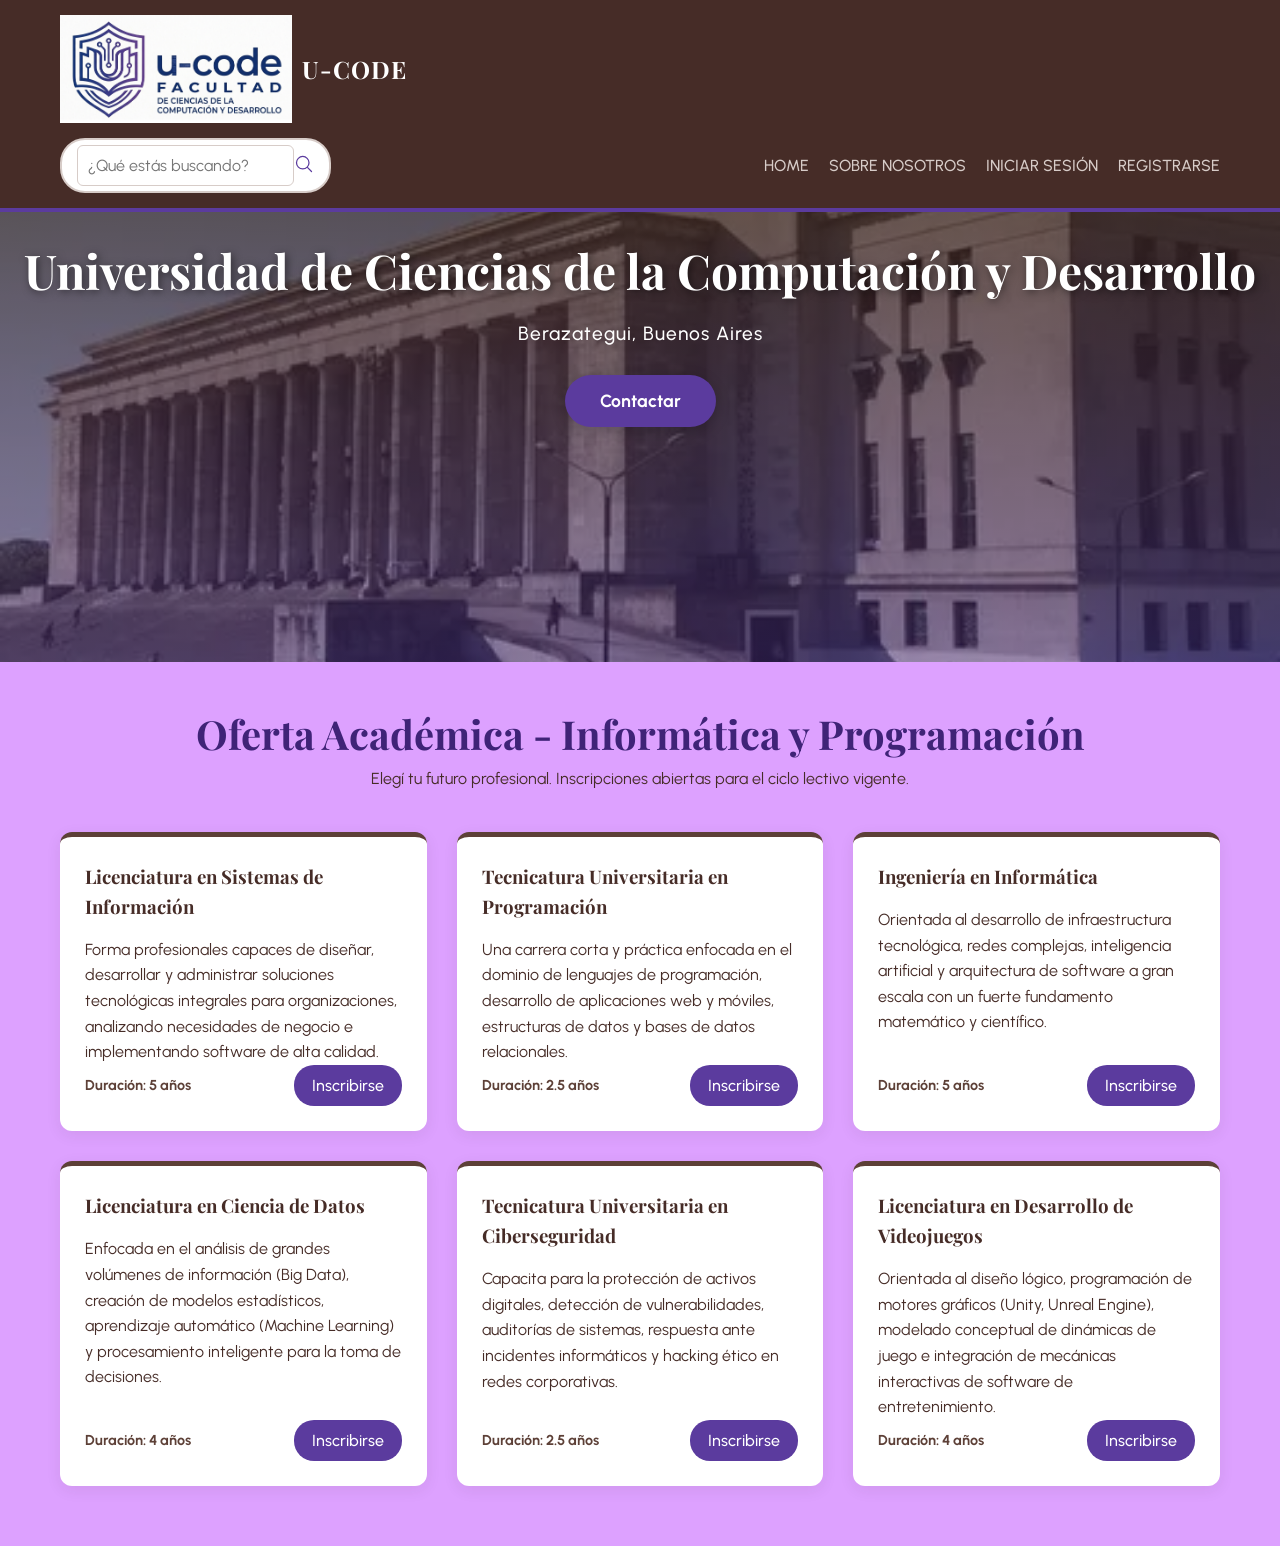
<file: index.html>
<!DOCTYPE html>
<html lang="es">
<head>
    <meta charset="UTF-8">
    <meta name="viewport" content="width=device-width, initial-scale=1.0">
    <title>U-CODE - Universidad de Ciencias de la Computación y Desarrollo</title>
    <link href="https://fonts.googleapis.com/css2?family=Playfair+Display:ital,wght@0,700;1,700&family=Urbanist:wght@300;500;700&display=swap" rel="stylesheet">
    <link rel="stylesheet" href="style.css">
</head>

<body>
    <header class="menu-fondo">
        <nav class="nav-contenedor container">
            <section class="menu-logo">    
                <img src="Gemini_Generated_Image_6i1z0i6i1z0i6i1z.png" alt="Logo" width="20%">
                <h1>U-CODE</h1>
            </section>
                                                 
            <div class="buscador-contenedor">
                <input type="text" class="input-buscador" placeholder="¿Qué estás buscando?">
                <button class="boton-buscar">
                    <svg xmlns="http://www.w3.org/2000/svg" fill="none" viewBox="0 0 24 24" stroke-width="1.5" stroke="currentColor" width="20">
                        <path stroke-linecap="round" stroke-linejoin="round" d="m21 21-5.197-5.197m0 0A7.5 7.5 0 1 0 5.196 5.196a7.5 7.5 0 0 0 10.607 10.607Z" />
                    </svg>
                </button>
            </div>

            <section class="menu-lista">
                <ul class="menu-links"> 
                    <li class="menu-item"><a href="pagprincipal.html">HOME</a></li>
                    <li class="menu-item"><a href="sobre-nosotros.html">SOBRE NOSOTROS</a></li>
                    <li class="menu-item"><a href="login.html">INICIAR SESIÓN</a></li>
                    <li class="menu-item"><a href="registro.html">REGISTRARSE</a></li>
                </ul>
            </section> 
        </nav>
    </header>

    <section class="fondo-banner"> 
        <div class="contenido-banner"> 
            <h2>Universidad de Ciencias de la Computación y Desarrollo</h2>
            <div class="ubicacion-info">
                <p>Berazategui, Buenos Aires</p>
            </div>
            <a class="boton" href="contacto.html">Contactar</a>
        </div>
    </section>
</body>
</html>

    <main class="container">
        <section class="titulo-seccion">
            <h2>Oferta Académica - Informática y Programación</h2>
            <p>Elegí tu futuro profesional. Inscripciones abiertas para el ciclo lectivo vigente.</p>
        </section>

        <section class="carreras-grid">
    <article class="carrera-card">
        <h3>Licenciatura en Sistemas de Información</h3>
        <p>Forma profesionales capaces de diseñar, desarrollar y administrar soluciones tecnológicas integrales para organizaciones, analizando necesidades de negocio e implementando software de alta calidad.</p>
        <div class="card-footer">
            <span class="duracion">Duración: 5 años</span>
            <a href="inscripcion.html?carrera=lic_sistemas" class="btn-inscripcion">Inscribirse</a>
        </div>
    </article>

    <article class="carrera-card">
        <h3>Tecnicatura Universitaria en Programación</h3>
        <p>Una carrera corta y práctica enfocada en el dominio de lenguajes de programación, desarrollo de aplicaciones web y móviles, estructuras de datos y bases de datos relacionales.</p>
        <div class="card-footer">
            <span class="duracion">Duración: 2.5 años</span>
            <a href="inscripcion.html?carrera=tec_programacion" class="btn-inscripcion">Inscribirse</a>
        </div>
    </article>

    <article class="carrera-card">
        <h3>Ingeniería en Informática</h3>
        <p>Orientada al desarrollo de infraestructura tecnológica, redes complejas, inteligencia artificial y arquitectura de software a gran escala con un fuerte fundamento matemático y científico.</p>
        <div class="card-footer">
            <span class="duracion">Duración: 5 años</span>
            <a href="inscripcion.html?carrera=ing_informatica" class="btn-inscripcion">Inscribirse</a>
        </div>
    </article>

    <article class="carrera-card">
        <h3>Licenciatura en Ciencia de Datos</h3>
        <p>Enfocada en el análisis de grandes volúmenes de información (Big Data), creación de modelos estadísticos, aprendizaje automático (Machine Learning) y procesamiento inteligente para la toma de decisiones.</p>
        <div class="card-footer">
            <span class="duracion">Duración: 4 años</span>
            <a href="inscripcion.html?carrera=lic_datos" class="btn-inscripcion">Inscribirse</a>
        </div>
    </article>

    <article class="carrera-card">
        <h3>Tecnicatura Universitaria en Ciberseguridad</h3>
        <p>Capacita para la protección de activos digitales, detección de vulnerabilidades, auditorías de sistemas, respuesta ante incidentes informáticos y hacking ético en redes corporativas.</p>
        <div class="card-footer">
            <span class="duracion">Duración: 2.5 años</span>
            <a href="inscripcion.html?carrera=tec_seguridad" class="btn-inscripcion">Inscribirse</a>
        </div>
    </article>

    <article class="carrera-card">
        <h3>Licenciatura en Desarrollo de Videojuegos</h3>
        <p>Orientada al diseño lógico, programación de motores gráficos (Unity, Unreal Engine), modelado conceptual de dinámicas de juego e integración de mecánicas interactivas de software de entretenimiento.</p>
        <div class="card-footer">
            <span class="duracion">Duración: 4 años</span>
            <a href="inscripcion.html?carrera=lic_videojuegos" class="btn-inscripcion">Inscribirse</a>
        </div>
    </article>
</section>
    </main>
</body>
</html>
</file>
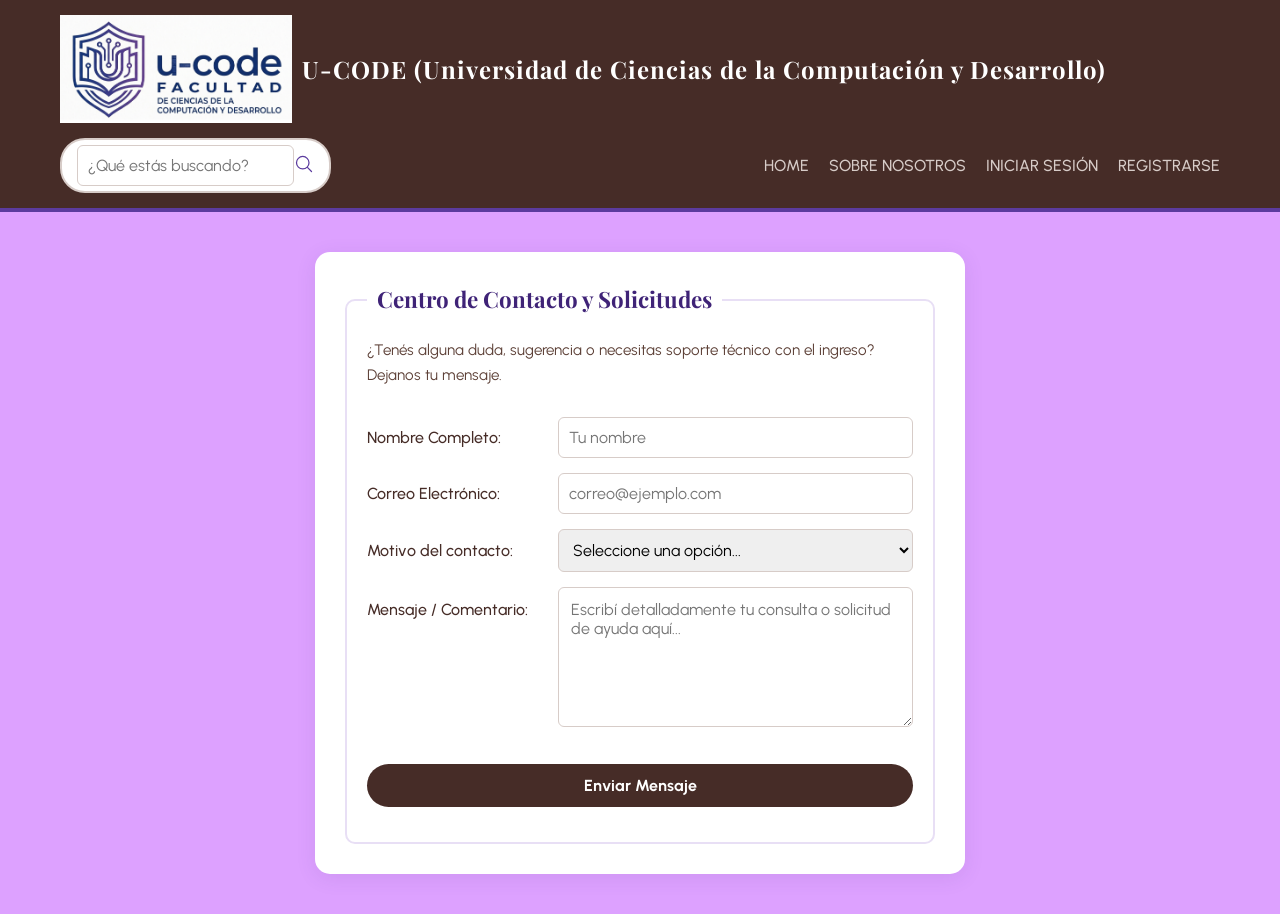
<file: contacto.html>
<!DOCTYPE html>
<html lang="es">
<head>
    <meta charset="UTF-8">
    <meta name="viewport" content="width=device-width, initial-scale=1.0">
    <title>Contacto y Soporte - U-CODE</title>
    <link href="https://fonts.googleapis.com/css2?family=Playfair+Display:ital,wght@0,700;1,700&family=Urbanist:wght@300;500;700&display=swap" rel="stylesheet">
    <link rel="stylesheet" href="style.css">
</head>

<body>
    <header class="menu-fondo">
        <nav class="nav-contenedor container">
            <section class="menu-logo">    
                <img src="Gemini_Generated_Image_6i1z0i6i1z0i6i1z.png" alt="Logo" width="20%">
                <h1>U-CODE (Universidad de Ciencias de la Computación y Desarrollo)</h1>
            </section>
                                                 
            <div class="buscador-contenedor">
                <input type="text" class="input-buscador" placeholder="¿Qué estás buscando?">
                <button class="boton-buscar">
                    <svg xmlns="http://www.w3.org/2000/svg" fill="none" viewBox="0 0 24 24" stroke-width="1.5" stroke="currentColor" width="20">
                        <path stroke-linecap="round" stroke-linejoin="round" d="m21 21-5.197-5.197m0 0A7.5 7.5 0 1 0 5.196 5.196a7.5 7.5 0 0 0 10.607 10.607Z" />
                    </svg>
                </button>
            </div>

            <section class="menu-lista">
                <ul class="menu-links"> 
                    <li class="menu-item"><a href="pagprincipal.html">HOME</a></li>
                    <li class="menu-item"><a href="sobre-nosotros.html">SOBRE NOSOTROS</a></li>
                    <li class="menu-item"><a href="login.html">INICIAR SESIÓN</a></li>
                    <li class="menu-item"><a href="registro.html">REGISTRARSE</a></li>
                </ul>
            </section> 
        </nav>
    </header>

    <main class="container form-main">
        <form action="procesar_contacto.php" method="POST" class="formulario-inscripcion">
            <fieldset>
                <legend>Centro de Contacto y Solicitudes</legend>
                <p style="margin-bottom: 15px; font-size: 0.95rem; color: var(--marron-medio);">
                    ¿Tenés alguna duda, sugerencia o necesitas soporte técnico con el ingreso? Dejanos tu mensaje.
                </p>
                
                <table class="tabla-formulario">
                    <tr>
                        <td><label for="nombre">Nombre Completo:</label></td>
                        <td><input type="text" id="nombre" name="nombre" required placeholder="Tu nombre"></td>
                    </tr>
                    <tr>
                        <td><label for="email">Correo Electrónico:</label></td>
                        <td><input type="email" id="email" name="email" required placeholder="correo@ejemplo.com"></td>
                    </tr>
                    <tr>
                        <td><label for="motivo">Motivo del contacto:</label></td>
                        <td>
                            <select name="motivo" id="motivo" required>
                                <option value="">Seleccione una opción...</option>
                                <option value="Consulta sobre Carreras">Consulta sobre Carreras</option>
                                <option value="Problema Técnico / Soporte">Problema Técnico / Soporte</option>
                                <option value="Sugerencia o Comentario">Sugerencia o Comentario</option>
                                <option value="Otros">Otros</option>
                            </select>
                        </td>
                    </tr>
                    <tr>
                        <td style="vertical-align: top; padding-top: 10px;"><label for="mensaje">Mensaje / Comentario:</label></td>
                        <td>
                            <textarea id="mensaje" name="mensaje" rows="6" class="textarea-contacto" required placeholder="Escribí detalladamente tu consulta o solicitud de ayuda aquí..."></textarea>
                        </td>
                    </tr>
                    <tr>
                        <td colspan="2" class="td-boton">
                            <button type="submit" class="btn-enviar">Enviar Mensaje</button>
                        </td>
                    </tr>
                </table>
            </fieldset>
        </form>
    </main>
</body>
</html>
</file>
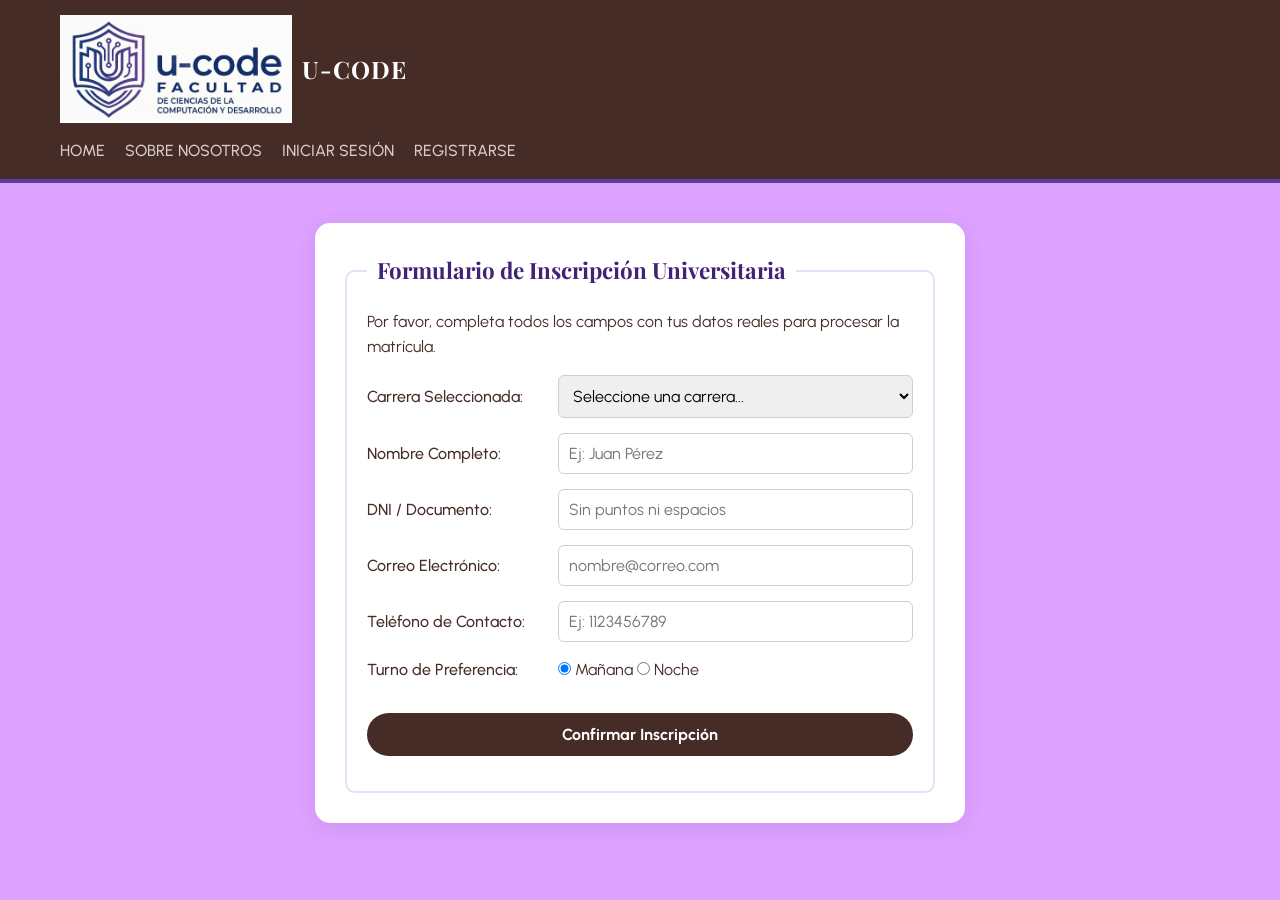
<file: inscripcion.html>
<!DOCTYPE html>
<html lang="es">
<head>
    <meta charset="UTF-8">
    <meta name="viewport" content="width=device-width, initial-scale=1.0">
    <title>Formulario de Inscripción - Kitty Tech</title>
    <link href="https://fonts.googleapis.com/css2?family=Playfair+Display:ital,wght@0,700;1,700&family=Urbanist:wght@300;500;700&display=swap" rel="stylesheet">
    <link rel="stylesheet" href="style.css">
</head>
<body>
    <header class="menu-fondo">
        <nav class="nav-contenedor container">
            <section class="menu-logo">    
                <img src="Gemini_Generated_Image_6i1z0i6i1z0i6i1z.png" alt="Logo" width="20%">
                <h1>U-CODE</h1>
            </section>
            <section class="menu-lista">
                <ul class="menu-links"> 
                    <li class="menu-item"><a href="pagprincipal.html">HOME</a></li>
                    <li class="menu-item"><a href="sobre-nosotros.html">SOBRE NOSOTROS</a></li>
                    <li class="menu-item"><a href="login.html">INICIAR SESIÓN</a></li>
                    <li class="menu-item"><a href="registro.html">REGISTRARSE</a></li>
                </ul>
            </section> 
        </nav>
    </header>

    <main class="container form-main">
        <form action="procesar.php" method="POST" class="formulario-inscripcion">
            <fieldset>
                <legend>Formulario de Inscripción Universitaria</legend>
                
                <p class="form-ayuda">Por favor, completa todos los campos con tus datos reales para procesar la matrícula.</p>

                <table class="tabla-formulario">
                    <tr>
                        <td><label for="carrera">Carrera Seleccionada:</label></td>
                        <td>
                            <select name="carrera" id="carrera" required>
    <option value="">Seleccione una carrera...</option>
    <option value="Licenciatura en Sistemas">Licenciatura en Sistemas</option>
    <option value="Tecnicatura en Programación">Tecnicatura en Programación</option>
    <option value="Ingeniería en Informática">Ingeniería en Informática</option>
    <option value="Licenciatura en Ciencia de Datos">Licenciatura en Ciencia de Datos</option>
    <option value="Tecnicatura en Ciberseguridad">Tecnicatura en Ciberseguridad</option>
    <option value="Licenciatura en Desarrollo de Videojuegos">Licenciatura en Desarrollo de Videojuegos</option>
</select>
                        </td>
                    </tr>
                    <tr>
                        <td><label for="nombre">Nombre Completo:</label></td>
                        <td><input type="text" id="nombre" name="nombre" required placeholder="Ej: Juan Pérez"></td>
                    </tr>
                    <tr>
                        <td><label for="dni">DNI / Documento:</label></td>
                        <td><input type="number" id="dni" name="dni" required placeholder="Sin puntos ni espacios"></td>
                    </tr>
                    <tr>
                        <td><label for="email">Correo Electrónico:</label></td>
                        <td><input type="email" id="email" name="email" required placeholder="nombre@correo.com"></td>
                    </tr>
                    <tr>
                        <td><label for="telefono">Teléfono de Contacto:</label></td>
                        <td><input type="tel" id="telefono" name="telefono" required placeholder="Ej: 1123456789"></td>
                    </tr>
                    <tr>
                        <td><label for="turno">Turno de Preferencia:</label></td>
                        <td>
                            <input type="radio" id="mañana" name="turno" value="Mañana" checked> <label for="mañana" class="label-inline">Mañana</label>
                            <input type="radio" id="noche" name="turno" value="Noche"> <label for="noche" class="label-inline">Noche</label>
                        </td>
                    </tr>
                    <tr>
                        <td colspan="2" class="td-boton">
                            <button type="submit" class="btn-enviar">Confirmar Inscripción</button>
                        </td>
                    </tr>
                </table>
            </fieldset>
        </form>
    </main>

</body>
</html>
</file>
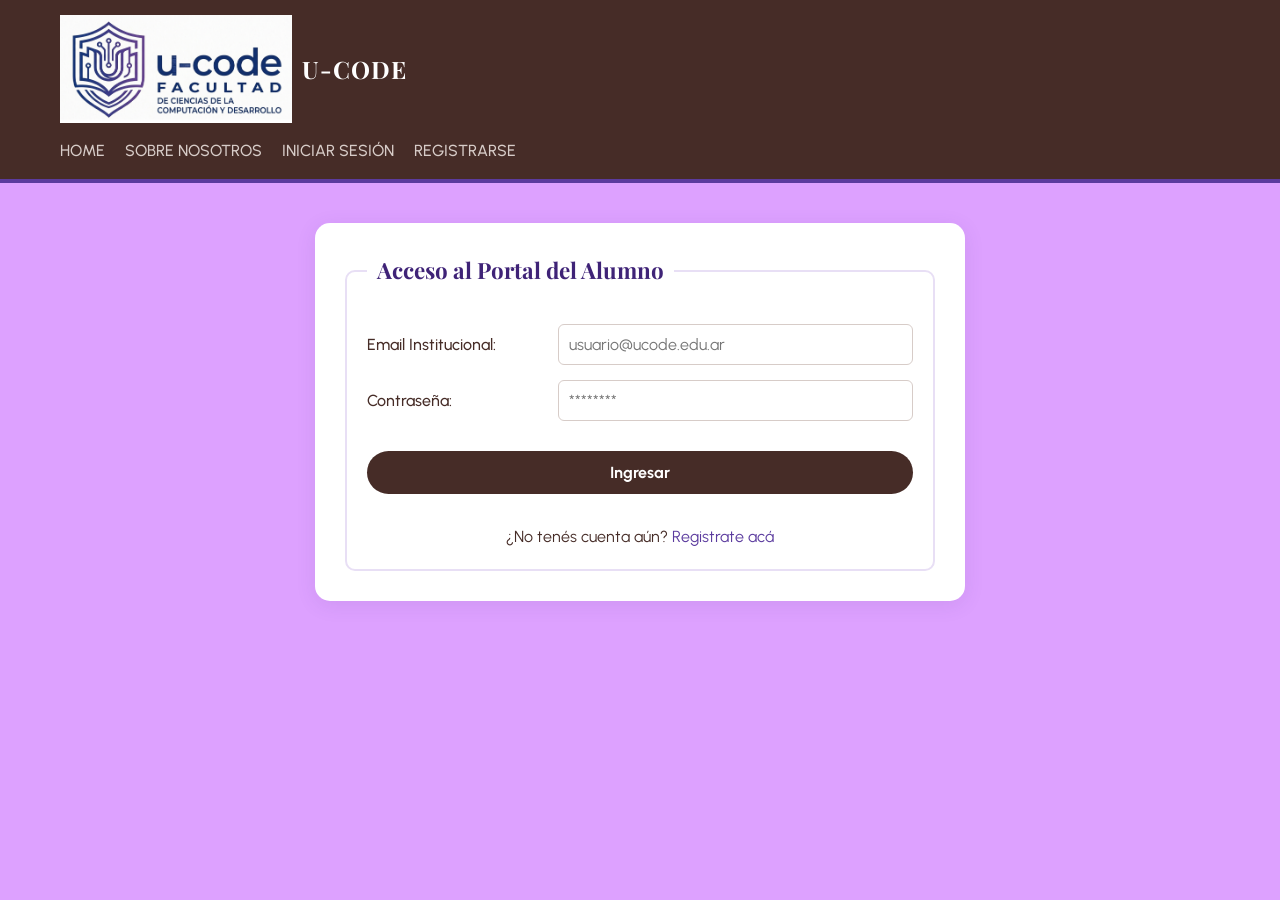
<file: login.html>
<!DOCTYPE html>
<html lang="es">
<head>
    <meta charset="UTF-8">
    <meta name="viewport" content="width=device-width, initial-scale=1.0">
    <title>Iniciar Sesión - U-CODE</title>
    <link href="https://fonts.googleapis.com/css2?family=Playfair+Display:ital,wght@0,700;1,700&family=Urbanist:wght@300;500;700&display=swap" rel="stylesheet">
    <link rel="stylesheet" href="style.css">
</head>
<body>
    <header class="menu-fondo">
        <nav class="nav-contenedor container">
            <section class="menu-logo">    
                <img src="Gemini_Generated_Image_6i1z0i6i1z0i6i1z.png" alt="Logo" width="20%">
                <h1>U-CODE</h1>
            </section>
            <section class="menu-lista">
                <ul class="menu-links"> 
                    <li class="menu-item"><a href="pagprincipal.html">HOME</a></li>
                    <li class="menu-item"><a href="sobre-nosotros.html">SOBRE NOSOTROS</a></li>
                    <li class="menu-item"><a href="login.html">INICIAR SESIÓN</a></li>
                    <li class="menu-item"><a href="registro.html">REGISTRARSE</a></li>
                </ul>
            </section> 
        </nav>
    </header>

    <main class="container form-main">
        <form action="procesar_login.php" method="POST" class="formulario-inscripcion">
            <fieldset>
                <legend>Acceso al Portal del Alumno</legend>
                <table class="tabla-formulario">
                    <tr>
                        <td><label for="email">Email Institucional:</label></td>
                        <td><input type="email" id="email" name="email" required placeholder="usuario@ucode.edu.ar"></td>
                    </tr>
                    <tr>
                        <td><label for="password">Contraseña:</label></td>
                        <td><input type="password" id="password" name="password" required placeholder="********"></td>
                    </tr>
                    <tr>
                        <td colspan="2" class="td-boton">
                            <button type="submit" class="btn-enviar">Ingresar</button>
                        </td>
                    </tr>
                </table>
                <div class="form-links">
                    <p>¿No tenés cuenta aún? <a href="registro.html">Registrate acá</a></p>
                </div>
            </fieldset>
        </form>
    </main>
</body>
</html>
</file>
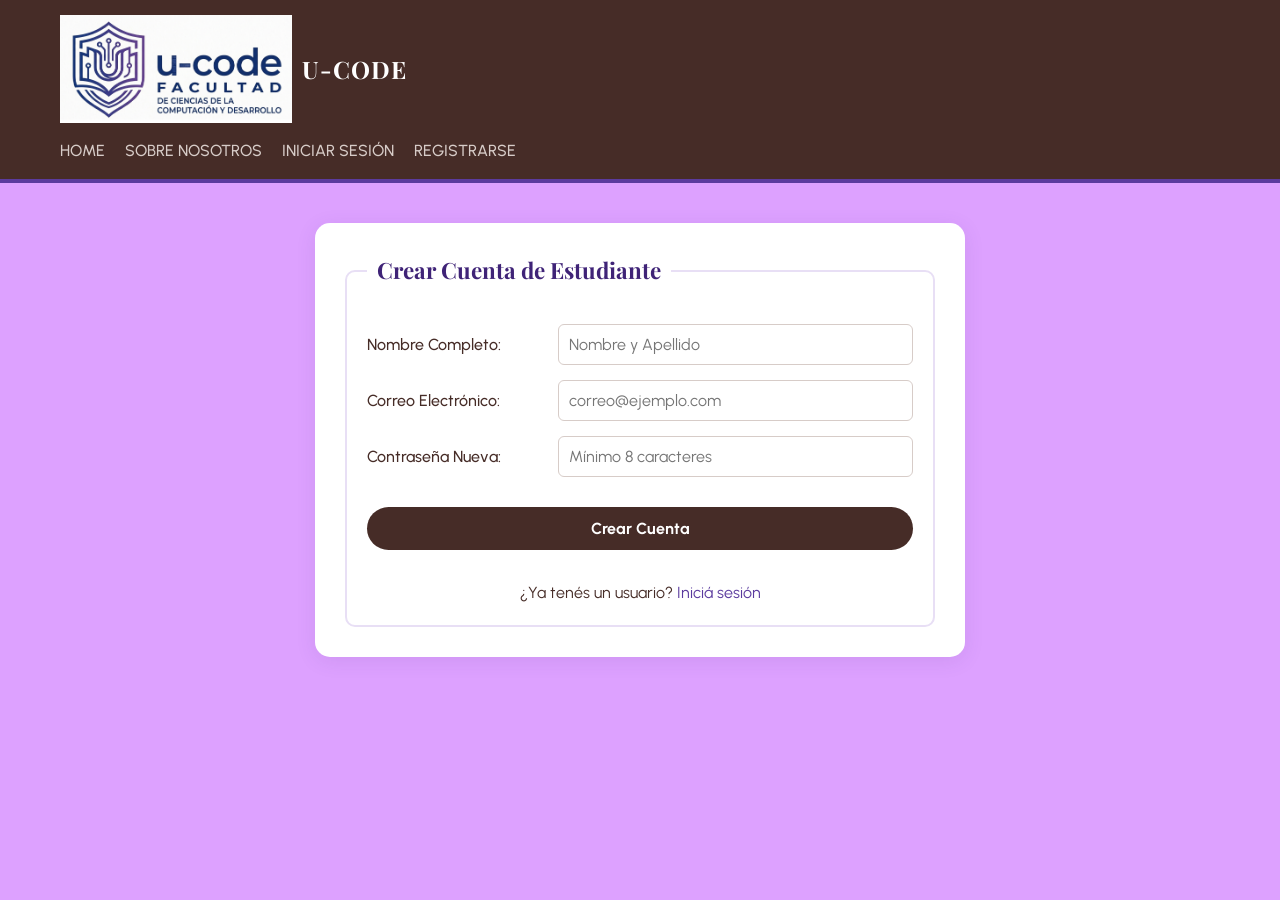
<file: registro.html>
<!DOCTYPE html>
<html lang="es">
<head>
    <meta charset="UTF-8">
    <meta name="viewport" content="width=device-width, initial-scale=1.0">
    <title>Registrarse - U-CODE</title>
    <link href="https://fonts.googleapis.com/css2?family=Playfair+Display:ital,wght@0,700;1,700&family=Urbanist:wght@300;500;700&display=swap" rel="stylesheet">
    <link rel="stylesheet" href="style.css">
</head>
<body>
    <header class="menu-fondo">
        <nav class="nav-contenedor container">
            <section class="menu-logo">    
                <img src="Gemini_Generated_Image_6i1z0i6i1z0i6i1z.png" alt="Logo" width="20%">
                <h1>U-CODE</h1>
            </section>
            <section class="menu-lista">
                <ul class="menu-links"> 
                    <li class="menu-item"><a href="pagprincipal.html">HOME</a></li>
                    <li class="menu-item"><a href="sobre-nosotros.html">SOBRE NOSOTROS</a></li>
                    <li class="menu-item"><a href="login.html">INICIAR SESIÓN</a></li>
                    <li class="menu-item"><a href="registro.html">REGISTRARSE</a></li>
                </ul>
            </section> 
        </nav>
    </header>

    <main class="container form-main">
        <form action="procesar_registro.php" method="POST" class="formulario-inscripcion">
            <fieldset>
                <legend>Crear Cuenta de Estudiante</legend>
                <table class="tabla-formulario">
                    <tr>
                        <td><label for="nombre">Nombre Completo:</label></td>
                        <td><input type="text" id="nombre" name="nombre" required placeholder="Nombre y Apellido"></td>
                    </tr>
                    <tr>
                        <td><label for="email">Correo Electrónico:</label></td>
                        <td><input type="email" id="email" name="email" required placeholder="correo@ejemplo.com"></td>
                    </tr>
                    <tr>
                        <td><label for="password">Contraseña Nueva:</label></td>
                        <td><input type="password" id="password" name="password" required placeholder="Mínimo 8 caracteres"></td>
                    </tr>
                    <tr>
                        <td colspan="2" class="td-boton">
                            <button type="submit" class="btn-enviar">Crear Cuenta</button>
                        </td>
                    </tr>
                </table>
                <div class="form-links">
                    <p>¿Ya tenés un usuario? <a href="login.html">Iniciá sesión</a></p>
                </div>
            </fieldset>
        </form>
    </main>
</body>
</html>
</file>
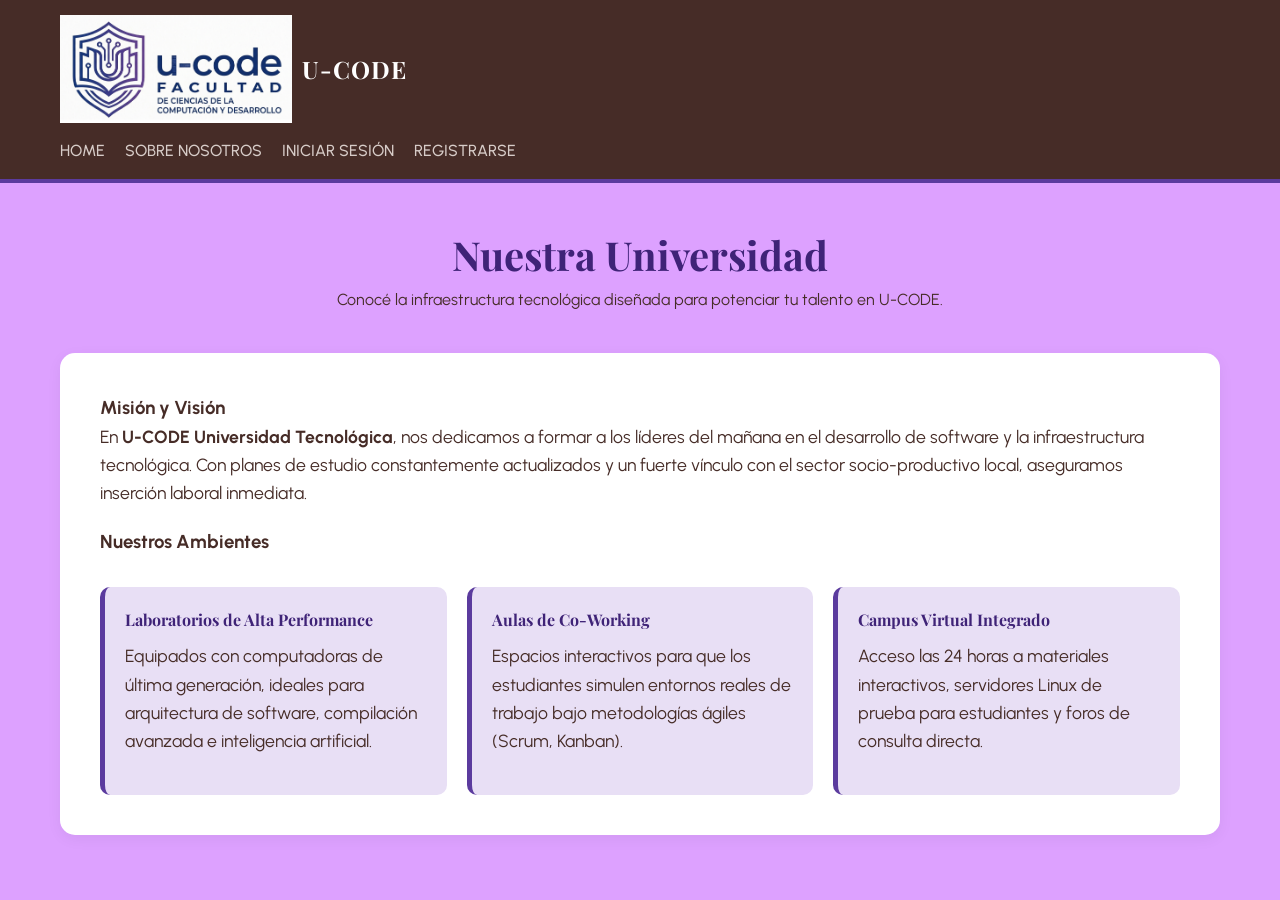
<file: sobre-nosotros.html>
<!DOCTYPE html>
<html lang="es">
<head>
    <meta charset="UTF-8">
    <meta name="viewport" content="width=device-width, initial-scale=1.0">
    <title>Sobre Nosotros - U-CODE</title>
    <link href="https://fonts.googleapis.com/css2?family=Playfair+Display:ital,wght@0,700;1,700&family=Urbanist:wght@300;500;700&display=swap" rel="stylesheet">
    <link rel="stylesheet" href="style.css">
</head>
<body>
    <header class="menu-fondo">
        <nav class="nav-contenedor container">
            <section class="menu-logo">    
                <img src="Gemini_Generated_Image_6i1z0i6i1z0i6i1z.png" alt="Logo" width="20%">
                <h1>U-CODE</h1>
            </section>
            <section class="menu-lista">
                <ul class="menu-links"> 
                    <li class="menu-item"><a href="pagprincipal.html">HOME</a></li>
                    <li class="menu-item"><a href="sobre-nosotros.html">SOBRE NOSOTROS</a></li>
                    <li class="menu-item"><a href="login.html">INICIAR SESIÓN</a></li>
                    <li class="menu-item"><a href="registro.html">REGISTRARSE</a></li>
                </ul>
            </section> 
        </nav>
    </header>

    <main class="container">
        <section class="titulo-seccion">
            <h2>Nuestra Universidad</h2>
            <p>Conocé la infraestructura tecnológica diseñada para potenciar tu talento en U-CODE.</p>
        </section>

        <section class="sobre-nosotros-seccion">
            <h3>Misión y Visión</h3>
            <p>En <strong>U-CODE Universidad Tecnológica</strong>, nos dedicamos a formar a los líderes del mañana en el desarrollo de software y la infraestructura tecnológica. Con planes de estudio constantemente actualizados y un fuerte vínculo con el sector socio-productivo local, aseguramos inserción laboral inmediata.</p>
            
            <h3>Nuestros Ambientes</h3>
            <div class="ambiente-grid">
                <div class="ambiente-card">
                    <h4>Laboratorios de Alta Performance</h4>
                    <p>Equipados con computadoras de última generación, ideales para arquitectura de software, compilación avanzada e inteligencia artificial.</p>
                </div>
                <div class="ambiente-card">
                    <h4>Aulas de Co-Working</h4>
                    <p>Espacios interactivos para que los estudiantes simulen entornos reales de trabajo bajo metodologías ágiles (Scrum, Kanban).</p>
                </div>
                <div class="ambiente-card">
                    <h4>Campus Virtual Integrado</h4>
                    <p>Acceso las 24 horas a materiales interactivos, servidores Linux de prueba para estudiantes y foros de consulta directa.</p>
                </div>
            </div>
        </section>
    </main>
</body>
</html>
</file>
<file: style.css>
:root {
    --violeta-oscuro: #3f2377;
    --violeta-principal: #5b3b9e;
    --violeta-claro: #E8DFF5;
    --marron-oscuro: #462c27;
    --marron-medio: #5D4037;
    --marron-claro: #D7CCC8;
    --blanco: #FFFFFF;
    --gris-fondo: #dda1ff;
    --fuente-titulos: 'Playfair Display', serif;
    --fuente-texto: 'Urbanist', sans-serif;
}

* {
    box-sizing: border-box;
    margin: 0;
    padding: 0;
}

body {
    font-family: var(--fuente-texto);
    background-color: var(--gris-fondo);
    color: var(--marron-oscuro);
    line-height: 1.6;
}

.container {
    max-width: 1200px;
    margin: 0 auto;
    padding: 0 20px;
}

/* Header */
.menu-fondo {
    background-color: var(--marron-oscuro);
    padding: 15px 0;
    border-bottom: 4px solid var(--violeta-principal);
}

.nav-contenedor {
    display: flex;
    justify-content: space-between;
    align-items: center;
    flex-wrap: wrap;
    gap: 15px;
}

.menu-logo {
    display: flex;
    align-items: center;
    gap: 10px;
}

.menu-logo h1 {
    font-family: var(--fuente-titulos);
    color: var(--blanco);
    font-size: 1.5rem;
    letter-spacing: 1px;
}

/* Buscador */
.buscador-contenedor {
    display: flex;
    align-items: center;
    background-color: var(--blanco);
    border-radius: 25px;
    padding: 5px 15px;
    border: 2px solid var(--marron-claro);
}

.input-buscador {
    border: none;
    outline: none;
    padding: 5px;
    font-family: var(--fuente-texto);
    width: 200px;
}

.boton-buscar {
    background: none;
    border: none;
    cursor: pointer;
    color: var(--violeta-principal);
}

/* Links de Navegación */
.menu-links {
    display: flex;
    list-style: none;
    gap: 20px;
}

.menu-item a {
    color: var(--marron-claro);
    text-decoration: none;
    font-weight: 500;
    transition: color 0.3s;
}

.menu-item a:hover {
    color: var(--violeta-claro);
}

/* Títulos de Sección */
.titulo-seccion {
    text-align: center;
    margin: 40px 0;
}

.titulo-seccion h2 {
    font-family: var(--fuente-titulos);
    font-size: 2.5rem;
    color: var(--violeta-oscuro);
}

/* Grid de Carreras (Index) */
.carreras-grid {
    display: grid;
    grid-template-columns: repeat(auto-fit, minmax(300px, 1fr));
    gap: 30px;
    margin-bottom: 60px;
}

.carrera-card {
    background-color: var(--blanco);
    border-radius: 12px;
    padding: 25px;
    box-shadow: 0 4px 15px rgba(62, 39, 35, 0.08);
    border-top: 5px solid var(--marron-medio);
    display: flex;
    flex-direction: column;
    justify-content: space-between;
    transition: transform 0.3s;
}

.carrera-card:hover {
    transform: translateY(-5px);
    border-top-color: var(--violeta-principal);
}

.carrera-card h3 {
    font-family: var(--fuente-titulos);
    color: var(--marron-oscuro);
    margin-bottom: 15px;
}

.card-footer {
    display: flex;
    justify-content: space-between;
    align-items: center;
    margin-top: auto;
}

.duracion {
    font-weight: bold;
    color: var(--marron-medio);
    font-size: 0.9rem;
}

.btn-inscripcion {
    background-color: var(--violeta-principal);
    color: var(--blanco);
    text-decoration: none;
    padding: 8px 18px;
    border-radius: 20px;
    font-weight: 500;
    transition: background-color 0.3s;
}

.btn-inscripcion:hover {
    background-color: var(--violeta-oscuro);
}

/* Sección Sobre Nosotros */
.sobre-nosotros-seccion {
    background-color: var(--blanco);
    padding: 40px;
    border-radius: 15px;
    box-shadow: 0 4px 15px rgba(0,0,0,0.05);
    margin-bottom: 60px;
}

.sobre-nosotros-seccion p {
    margin-bottom: 20px;
    font-size: 1.1rem;
}

.ambiente-grid {
    display: grid;
    grid-template-columns: repeat(auto-fit, minmax(250px, 1fr));
    gap: 20px;
    margin-top: 30px;
}

.ambiente-card {
    background-color: var(--violeta-claro);
    padding: 20px;
    border-radius: 10px;
    border-left: 5px solid var(--violeta-principal);
}

.ambiente-card h4 {
    color: var(--violeta-oscuro);
    margin-bottom: 10px;
    font-family: var(--fuente-titulos);
}

/* Formularios (Inscripción, Login, Registro) */
.form-main {
    display: flex;
    justify-content: center;
    margin: 40px auto;
}

.formulario-inscripcion {
    background-color: var(--blanco);
    width: 100%;
    max-width: 650px;
    padding: 30px;
    border-radius: 15px;
    box-shadow: 0 4px 20px rgba(74, 46, 128, 0.1);
}

fieldset {
    border: 2px solid var(--violeta-claro);
    border-radius: 10px;
    padding: 20px;
}

legend {
    font-family: var(--fuente-titulos);
    font-size: 1.4rem;
    color: var(--violeta-oscuro);
    padding: 0 10px;
    font-weight: bold;
}

.tabla-formulario {
    width: 100%;
    border-collapse: separate;
    border-spacing: 0 15px;
}

.tabla-formulario td {
    vertical-align: middle;
}

.tabla-formulario td:first-child {
    width: 35%;
    font-weight: 500;
}

input[type="text"],
input[type="number"],
input[type="email"],
input[type="tel"],
input[type="password"],
select {
    width: 100%;
    padding: 10px;
    border: 1.5px solid var(--marron-claro);
    border-radius: 6px;
    font-family: var(--fuente-texto);
    font-size: 1rem;
    outline: none;
}

input:focus, select:focus {
    border-color: var(--violeta-principal);
}

.td-boton {
    text-align: center;
    padding-top: 15px;
}

.btn-enviar {
    background-color: var(--marron-oscuro);
    color: var(--blanco);
    border: none;
    padding: 12px 30px;
    border-radius: 25px;
    font-size: 1rem;
    font-family: var(--fuente-texto);
    font-weight: bold;
    cursor: pointer;
    transition: background-color 0.3s;
    width: 100%;
}

.btn-enviar:hover {
    background-color: var(--violeta-principal);
}

.form-links {
    text-align: center;
    margin-top: 15px;
}

.form-links a {
    color: var(--violeta-principal);
    text-decoration: none;
}

.fondo-banner {
   
    background-image: linear-gradient(rgba(62, 39, 35, 0.7), rgba(74, 46, 128, 0.5)), url('360_F_317517675_CVvXJZH8EoNxcImVo2pBvjqqrAJ1weRz.webp');
    background-size: cover;
    background-position: center;
    background-repeat: no-repeat;
    height: 450px; 
    align-items: center;
    justify-content: center;
    text-align: center;
}

.contenido-banner {
    color: var(--blanco);
    padding: 20px;
}

.contenido-banner h2 {
    font-family: var(--fuente-titulos);
    font-size: 3rem;
    margin-bottom: 10px;
    text-shadow: 2px 2px 8px rgba(0, 0, 0, 0.5);
}

.contenido-banner h2 span {
    display: block;
    font-size: 1.8rem;
    font-family: var(--fuente-texto);
    color: var(--violeta-claro);
    font-weight: 300;
}

.ubicacion-info p {
    font-family: var(--fuente-texto);
    font-size: 1.2rem;
    margin-bottom: 25px;
    font-weight: 500;
    letter-spacing: 1px;
}

.contenido-banner .boton {
    background-color: var(--violeta-principal);
    color: var(--blanco);
    text-decoration: none;
    padding: 12px 35px;
    font-family: var(--fuente-texto);
    font-weight: bold;
    font-size: 1.1rem;
    border-radius: 30px;
    transition: background-color 0.3s, transform 0.2s;
    display: inline-block;
    box-shadow: 0 4px 15px rgba(0, 0, 0, 0.2);
}

.contenido-banner .boton:hover {
    background-color: var(--violeta-oscuro);
    transform: translateY(-2px);
}
.textarea-contacto {
    width: 100%;
    padding: 12px;
    border: 1.5px solid var(--marron-claro);
    border-radius: 6px;
    font-family: var(--fuente-texto);
    font-size: 1rem;
    outline: none;
    resize: vertical; 
    background-color: var(--blanco);
}

.textarea-contacto:focus {
    border-color: var(--violeta-principal);
    box-shadow: 0 0 5px rgba(108, 74, 182, 0.2);
}
</file>
